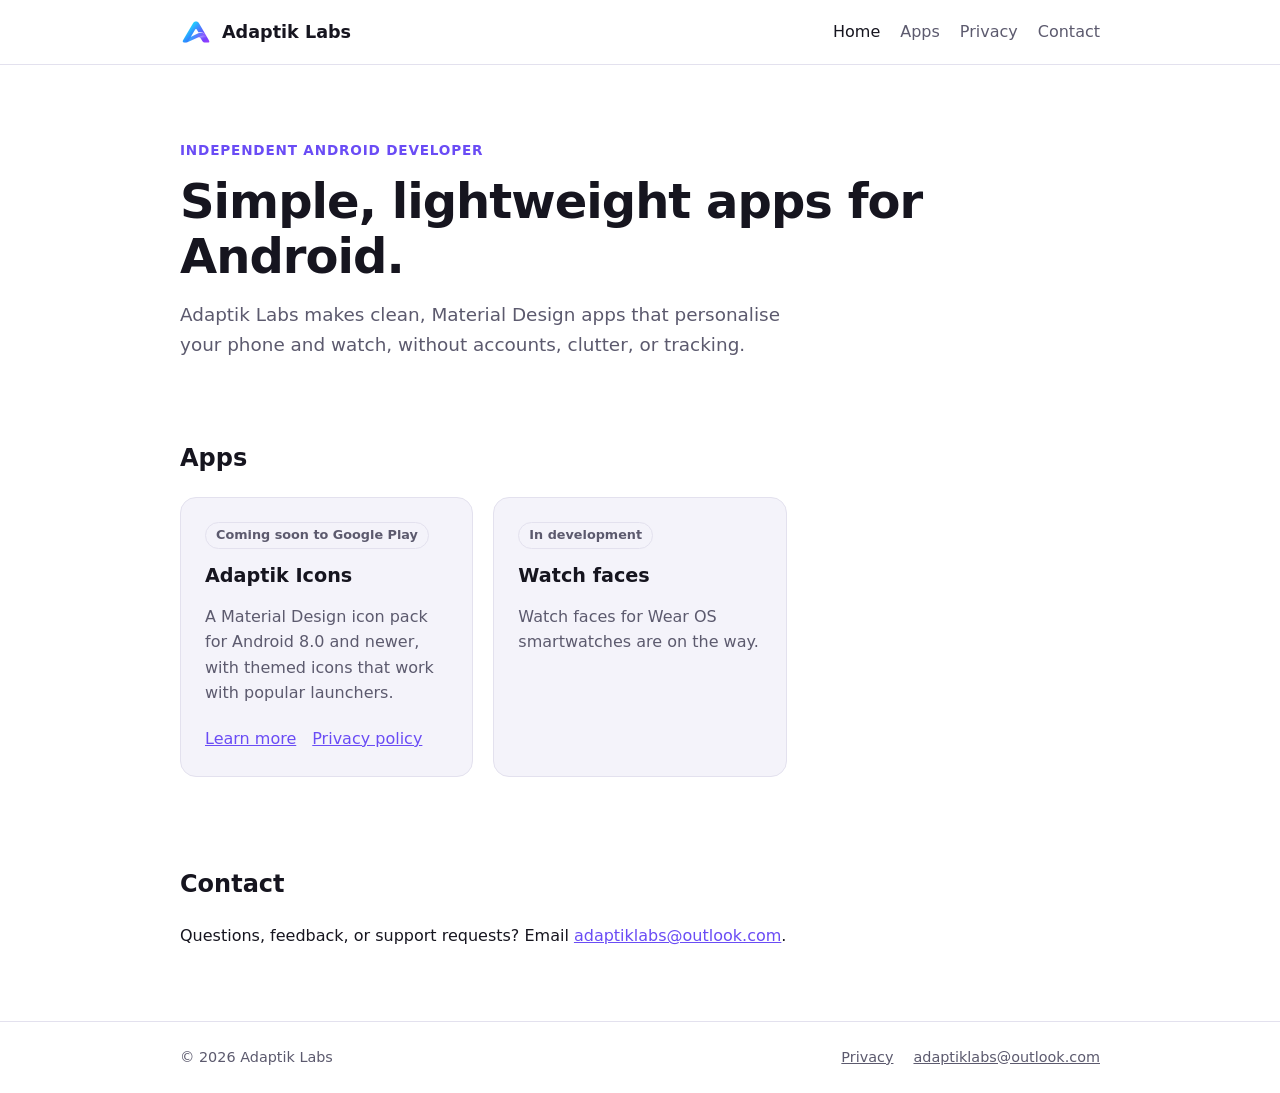
<file: index.html>
<!DOCTYPE html>
<html lang="en">
<head>
    <meta charset="utf-8">
    <meta name="viewport" content="width=device-width, initial-scale=1">
    <title>Adaptik Labs</title>
    <meta name="description" content="Adaptik Labs builds lightweight, Material Design apps for Android, including icon packs and watch faces.">
    <link rel="icon" href="assets/img/favicon.png" type="image/png">
    <link rel="apple-touch-icon" href="assets/img/logo.png">
    <meta property="og:title" content="Adaptik Labs">
    <meta property="og:description" content="Lightweight, Material Design apps for Android.">
    <meta property="og:image" content="https://adaptiklabs.github.io/assets/img/og-image.png">
    <meta property="og:url" content="https://adaptiklabs.github.io/">
    <meta name="twitter:card" content="summary_large_image">
    <link rel="stylesheet" href="assets/css/site.css">
</head>
<body>
    <header class="al-header">
        <div class="al-container al-header__inner">
            <a class="al-brand" href="./">
                <img class="al-brand__mark" src="assets/img/logo.png" alt="" width="32" height="32">
                Adaptik Labs
            </a>
            <nav class="al-nav" aria-label="Main">
                <a href="./" aria-current="page">Home</a>
                <a href="#apps">Apps</a>
                <a href="privacy/">Privacy</a>
                <a href="#contact">Contact</a>
            </nav>
        </div>
    </header>

    <main>
        <section class="al-hero">
            <div class="al-container">
                <span class="al-eyebrow">Independent Android developer</span>
                <h1>Simple, lightweight apps for Android.</h1>
                <p>Adaptik Labs makes clean, Material Design apps that personalise your phone and watch, without accounts, clutter, or tracking.</p>
            </div>
        </section>

        <section class="al-section" id="apps">
            <div class="al-container">
                <h2>Apps</h2>
                <div class="al-grid">
                    <article class="al-card">
                        <span class="al-badge">Coming soon to Google Play</span>
                        <h3>Adaptik Icons</h3>
                        <p>A Material Design icon pack for Android 8.0 and newer, with themed icons that work with popular launchers.</p>
                        <div class="al-card__links">
                            <a href="adaptik-icons/">Learn more</a>
                            <a href="adaptik-icons/privacy/">Privacy policy</a>
                        </div>
                    </article>
                    <article class="al-card">
                        <span class="al-badge">In development</span>
                        <h3>Watch faces</h3>
                        <p>Watch faces for Wear OS smartwatches are on the way.</p>
                    </article>
                </div>
            </div>
        </section>

        <section class="al-section" id="contact">
            <div class="al-container">
                <h2>Contact</h2>
                <p>Questions, feedback, or support requests? Email <a href="mailto:adaptiklabs@outlook.com">adaptiklabs@outlook.com</a>.</p>
            </div>
        </section>
    </main>

    <footer class="al-footer">
        <div class="al-container al-footer__inner">
            <span>&copy; 2026 Adaptik Labs</span>
            <div class="al-footer__links">
                <a href="privacy/">Privacy</a>
                <a href="mailto:adaptiklabs@outlook.com">adaptiklabs@outlook.com</a>
            </div>
        </div>
    </footer>
</body>
</html>
</file>
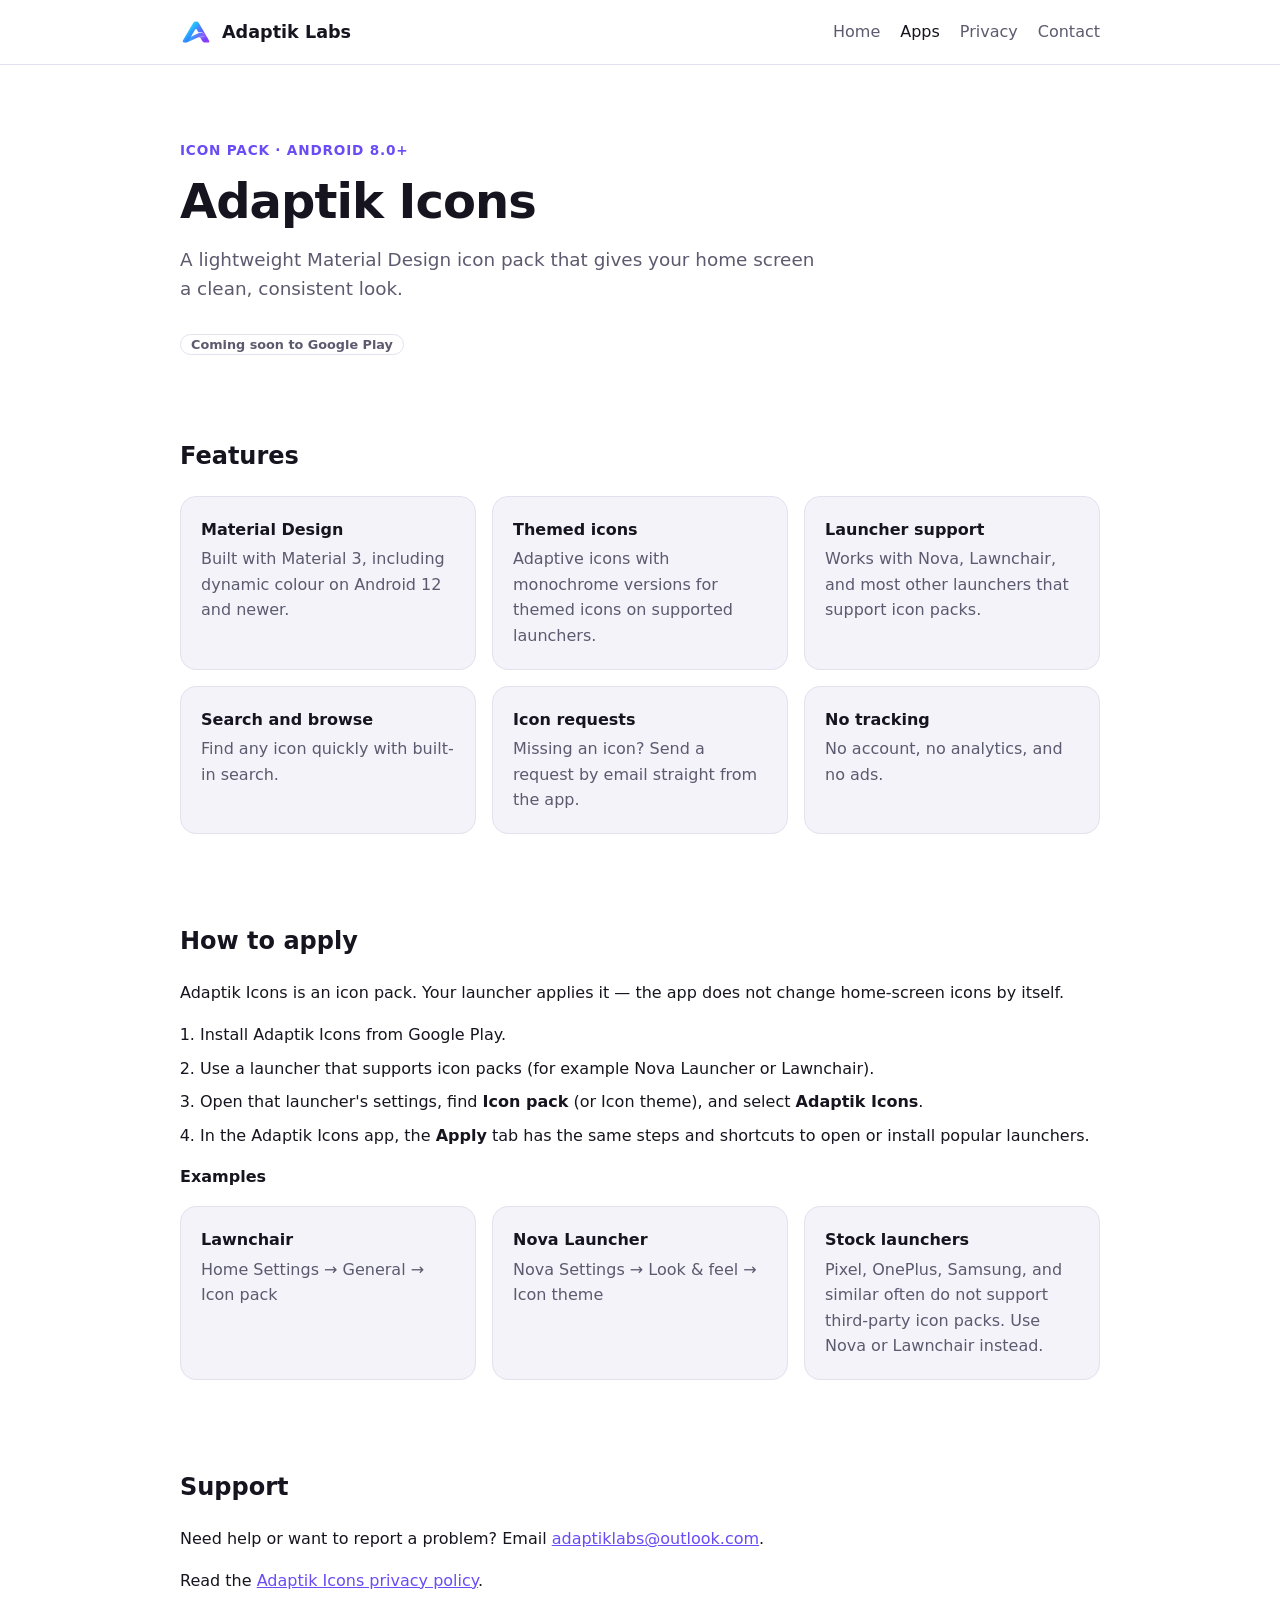
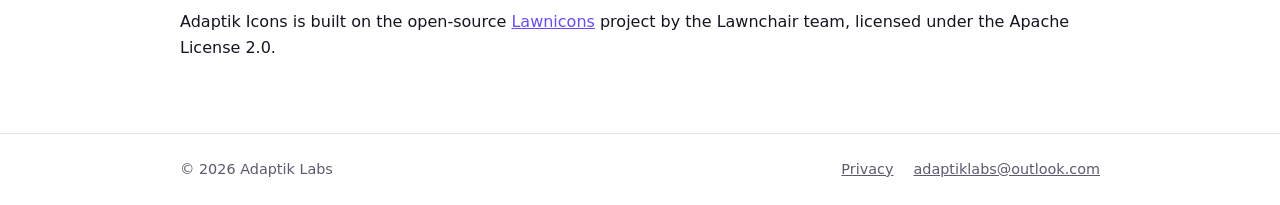
<file: adaptik-icons/index.html>
<!DOCTYPE html>
<html lang="en">
<head>
    <meta charset="utf-8">
    <meta name="viewport" content="width=device-width, initial-scale=1">
    <title>Adaptik Icons | Adaptik Labs</title>
    <meta name="description" content="Adaptik Icons is a lightweight Material Design icon pack for Android 8.0 and newer.">
    <link rel="icon" href="../assets/img/favicon.png" type="image/png">
    <link rel="apple-touch-icon" href="../assets/img/logo.png">
    <meta property="og:image" content="https://adaptiklabs.github.io/assets/img/og-image.png">
    <link rel="stylesheet" href="../assets/css/site.css">
</head>
<body>
    <header class="al-header">
        <div class="al-container al-header__inner">
            <a class="al-brand" href="../">
                <img class="al-brand__mark" src="../assets/img/logo.png" alt="" width="32" height="32">
                Adaptik Labs
            </a>
            <nav class="al-nav" aria-label="Main">
                <a href="../">Home</a>
                <a href="../#apps" aria-current="page">Apps</a>
                <a href="../privacy/">Privacy</a>
                <a href="../#contact">Contact</a>
            </nav>
        </div>
    </header>

    <main>
        <section class="al-hero">
            <div class="al-container">
                <span class="al-eyebrow">Icon pack &middot; Android 8.0+</span>
                <h1>Adaptik Icons</h1>
                <p>A lightweight Material Design icon pack that gives your home screen a clean, consistent look.</p>
                <p class="al-hero__badge"><span class="al-badge">Coming soon to Google Play</span></p>
            </div>
        </section>

        <section class="al-section">
            <div class="al-container">
                <h2>Features</h2>
                <ul class="al-feature-list">
                    <li>
                        <strong>Material Design</strong>
                        <span>Built with Material 3, including dynamic colour on Android 12 and newer.</span>
                    </li>
                    <li>
                        <strong>Themed icons</strong>
                        <span>Adaptive icons with monochrome versions for themed icons on supported launchers.</span>
                    </li>
                    <li>
                        <strong>Launcher support</strong>
                        <span>Works with Nova, Lawnchair, and most other launchers that support icon packs.</span>
                    </li>
                    <li>
                        <strong>Search and browse</strong>
                        <span>Find any icon quickly with built-in search.</span>
                    </li>
                    <li>
                        <strong>Icon requests</strong>
                        <span>Missing an icon? Send a request by email straight from the app.</span>
                    </li>
                    <li>
                        <strong>No tracking</strong>
                        <span>No account, no analytics, and no ads.</span>
                    </li>
                </ul>
            </div>
        </section>

        <section class="al-section">
            <div class="al-container">
                <h2>How to apply</h2>
                <p>Adaptik Icons is an icon pack. Your launcher applies it — the app does not change home-screen icons by itself.</p>
                <ol class="al-steps">
                    <li>Install Adaptik Icons from Google Play.</li>
                    <li>Use a launcher that supports icon packs (for example Nova Launcher or Lawnchair).</li>
                    <li>Open that launcher's settings, find <strong>Icon pack</strong> (or Icon theme), and select <strong>Adaptik Icons</strong>.</li>
                    <li>In the Adaptik Icons app, the <strong>Apply</strong> tab has the same steps and shortcuts to open or install popular launchers.</li>
                </ol>
                <p><strong>Examples</strong></p>
                <ul class="al-feature-list">
                    <li>
                        <strong>Lawnchair</strong>
                        <span>Home Settings → General → Icon pack</span>
                    </li>
                    <li>
                        <strong>Nova Launcher</strong>
                        <span>Nova Settings → Look &amp; feel → Icon theme</span>
                    </li>
                    <li>
                        <strong>Stock launchers</strong>
                        <span>Pixel, OnePlus, Samsung, and similar often do not support third-party icon packs. Use Nova or Lawnchair instead.</span>
                    </li>
                </ul>
            </div>
        </section>

        <section class="al-section">
            <div class="al-container">
                <h2>Support</h2>
                <p>Need help or want to report a problem? Email <a href="mailto:adaptiklabs@outlook.com">adaptiklabs@outlook.com</a>.</p>
                <p>Read the <a href="privacy/">Adaptik Icons privacy policy</a>.</p>
                <p>Adaptik Icons is built on the open-source <a href="https://github.com/LawnchairLauncher/lawnicons">Lawnicons</a> project by the Lawnchair team, licensed under the Apache License 2.0.</p>
            </div>
        </section>
    </main>

    <footer class="al-footer">
        <div class="al-container al-footer__inner">
            <span>&copy; 2026 Adaptik Labs</span>
            <div class="al-footer__links">
                <a href="../privacy/">Privacy</a>
                <a href="mailto:adaptiklabs@outlook.com">adaptiklabs@outlook.com</a>
            </div>
        </div>
    </footer>
</body>
</html>
</file>
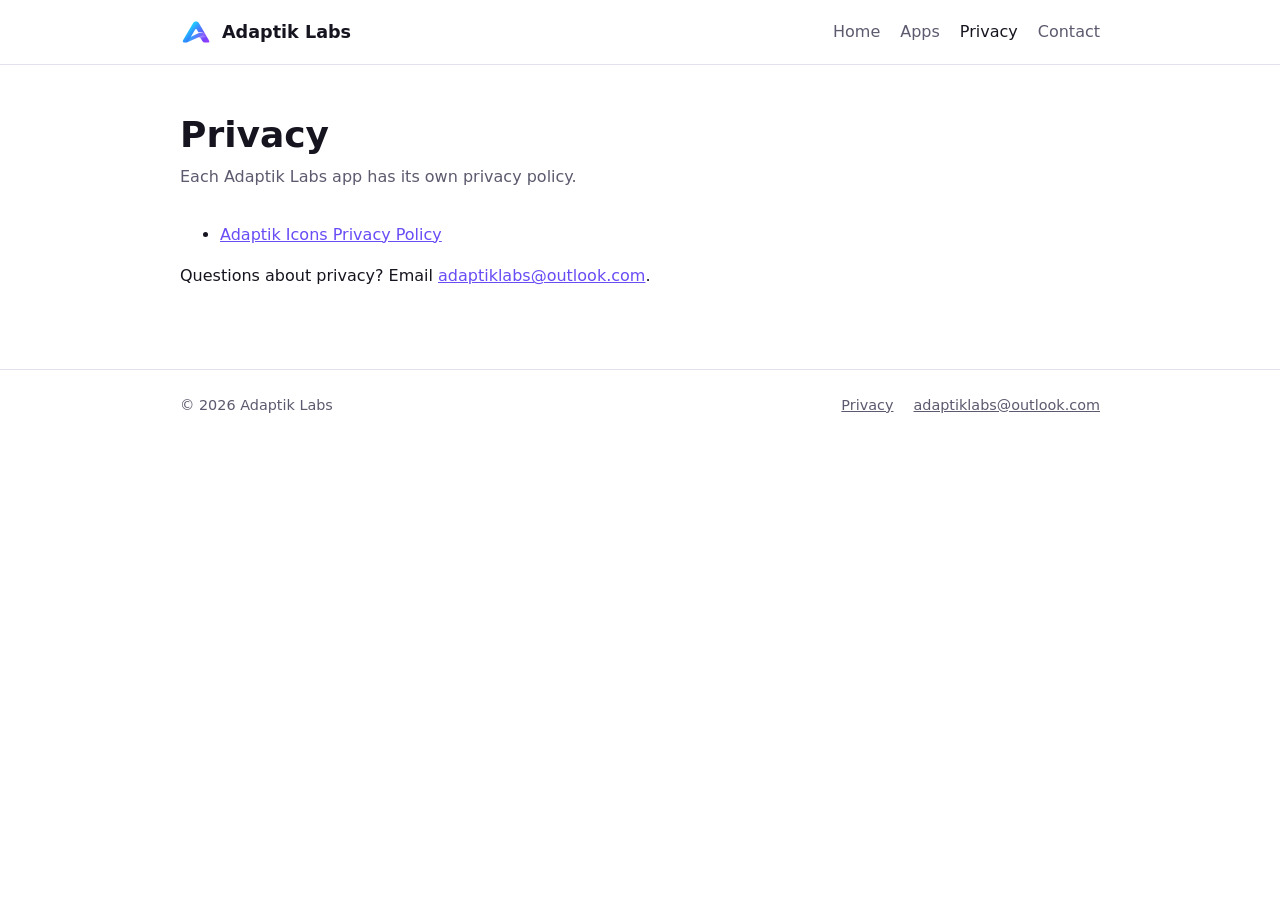
<file: privacy/index.html>
<!DOCTYPE html>
<html lang="en">
<head>
    <meta charset="utf-8">
    <meta name="viewport" content="width=device-width, initial-scale=1">
    <title>Privacy | Adaptik Labs</title>
    <meta name="description" content="Privacy policies for apps published by Adaptik Labs.">
    <link rel="icon" href="../assets/img/favicon.png" type="image/png">
    <link rel="apple-touch-icon" href="../assets/img/logo.png">
    <meta property="og:image" content="https://adaptiklabs.github.io/assets/img/og-image.png">
    <link rel="stylesheet" href="../assets/css/site.css">
</head>
<body>
    <header class="al-header">
        <div class="al-container al-header__inner">
            <a class="al-brand" href="../">
                <img class="al-brand__mark" src="../assets/img/logo.png" alt="" width="32" height="32">
                Adaptik Labs
            </a>
            <nav class="al-nav" aria-label="Main">
                <a href="../">Home</a>
                <a href="../#apps">Apps</a>
                <a href="./" aria-current="page">Privacy</a>
                <a href="../#contact">Contact</a>
            </nav>
        </div>
    </header>

    <main class="al-container">
        <article class="al-prose">
            <h1>Privacy</h1>
            <p class="al-prose__meta">Each Adaptik Labs app has its own privacy policy.</p>
            <ul>
                <li><a href="../adaptik-icons/privacy/">Adaptik Icons Privacy Policy</a></li>
            </ul>
            <p>Questions about privacy? Email <a href="mailto:adaptiklabs@outlook.com">adaptiklabs@outlook.com</a>.</p>
        </article>
    </main>

    <footer class="al-footer">
        <div class="al-container al-footer__inner">
            <span>&copy; 2026 Adaptik Labs</span>
            <div class="al-footer__links">
                <a href="./">Privacy</a>
                <a href="mailto:adaptiklabs@outlook.com">adaptiklabs@outlook.com</a>
            </div>
        </div>
    </footer>
</body>
</html>
</file>
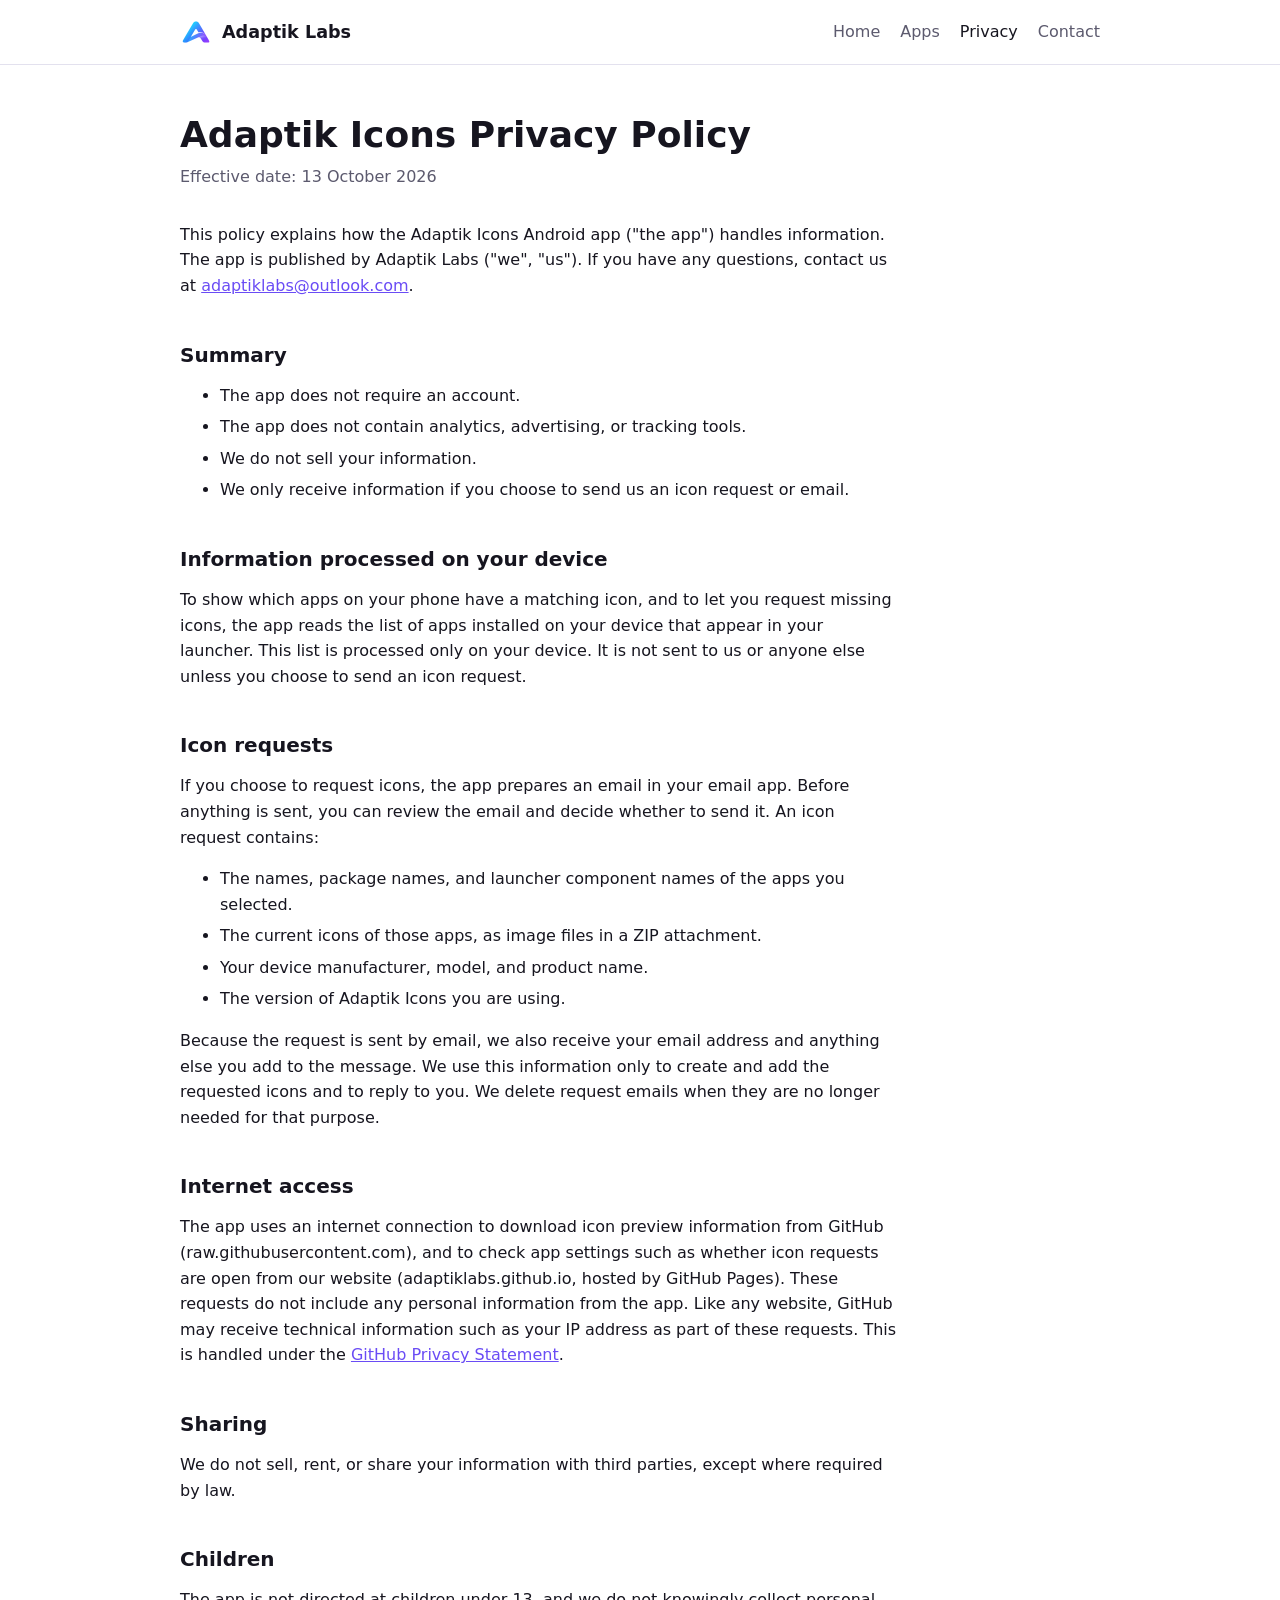
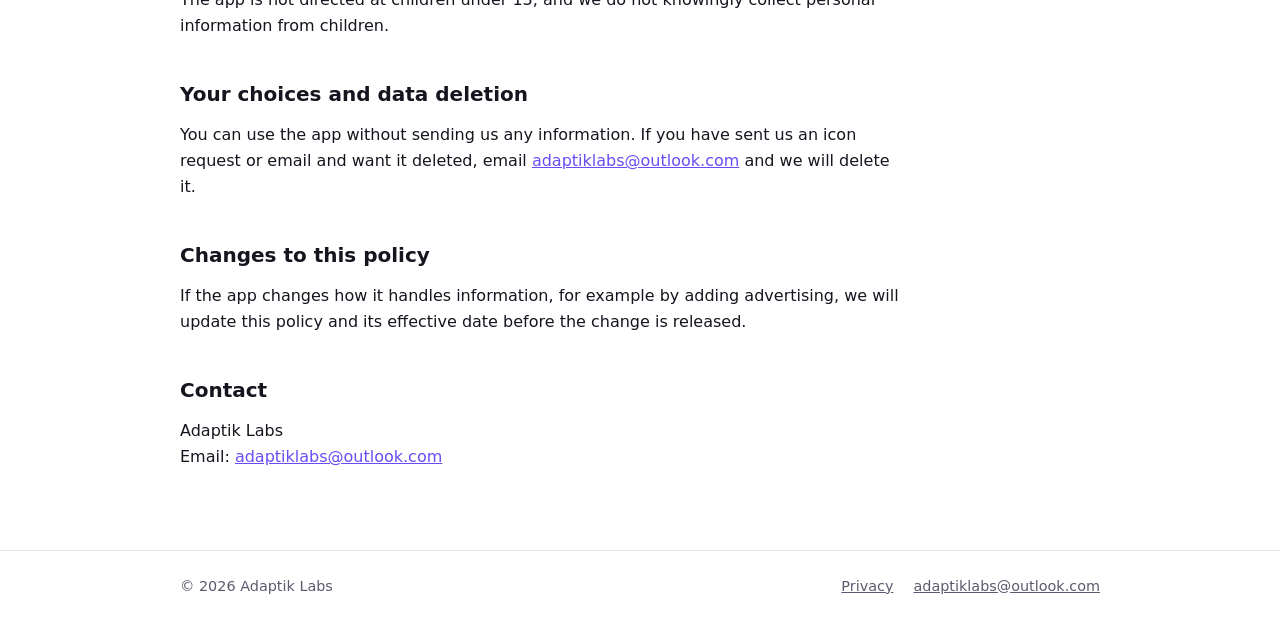
<file: adaptik-icons/privacy/index.html>
<!DOCTYPE html>
<html lang="en">
<head>
    <meta charset="utf-8">
    <meta name="viewport" content="width=device-width, initial-scale=1">
    <title>Adaptik Icons Privacy Policy | Adaptik Labs</title>
    <meta name="description" content="Privacy policy for the Adaptik Icons Android app by Adaptik Labs.">
    <link rel="icon" href="../../assets/img/favicon.png" type="image/png">
    <link rel="apple-touch-icon" href="../../assets/img/logo.png">
    <meta property="og:image" content="https://adaptiklabs.github.io/assets/img/og-image.png">
    <link rel="stylesheet" href="../../assets/css/site.css">
</head>
<body>
    <header class="al-header">
        <div class="al-container al-header__inner">
            <a class="al-brand" href="../../">
                <img class="al-brand__mark" src="../../assets/img/logo.png" alt="" width="32" height="32">
                Adaptik Labs
            </a>
            <nav class="al-nav" aria-label="Main">
                <a href="../../">Home</a>
                <a href="../../#apps">Apps</a>
                <a href="../../privacy/" aria-current="page">Privacy</a>
                <a href="../../#contact">Contact</a>
            </nav>
        </div>
    </header>

    <main class="al-container">
        <article class="al-prose">
            <h1>Adaptik Icons Privacy Policy</h1>
            <p class="al-prose__meta">Effective date: 13 October 2026</p>

            <p>This policy explains how the Adaptik Icons Android app ("the app") handles information. The app is published by Adaptik Labs ("we", "us"). If you have any questions, contact us at <a href="mailto:adaptiklabs@outlook.com">adaptiklabs@outlook.com</a>.</p>

            <h2>Summary</h2>
            <ul>
                <li>The app does not require an account.</li>
                <li>The app does not contain analytics, advertising, or tracking tools.</li>
                <li>We do not sell your information.</li>
                <li>We only receive information if you choose to send us an icon request or email.</li>
            </ul>

            <h2>Information processed on your device</h2>
            <p>To show which apps on your phone have a matching icon, and to let you request missing icons, the app reads the list of apps installed on your device that appear in your launcher. This list is processed only on your device. It is not sent to us or anyone else unless you choose to send an icon request.</p>

            <h2>Icon requests</h2>
            <p>If you choose to request icons, the app prepares an email in your email app. Before anything is sent, you can review the email and decide whether to send it. An icon request contains:</p>
            <ul>
                <li>The names, package names, and launcher component names of the apps you selected.</li>
                <li>The current icons of those apps, as image files in a ZIP attachment.</li>
                <li>Your device manufacturer, model, and product name.</li>
                <li>The version of Adaptik Icons you are using.</li>
            </ul>
            <p>Because the request is sent by email, we also receive your email address and anything else you add to the message. We use this information only to create and add the requested icons and to reply to you. We delete request emails when they are no longer needed for that purpose.</p>

            <h2>Internet access</h2>
            <p>The app uses an internet connection to download icon preview information from GitHub (raw.githubusercontent.com), and to check app settings such as whether icon requests are open from our website (adaptiklabs.github.io, hosted by GitHub Pages). These requests do not include any personal information from the app. Like any website, GitHub may receive technical information such as your IP address as part of these requests. This is handled under the <a href="https://docs.github.com/en/site-policy/privacy-policies/github-general-privacy-statement">GitHub Privacy Statement</a>.</p>

            <h2>Sharing</h2>
            <p>We do not sell, rent, or share your information with third parties, except where required by law.</p>

            <h2>Children</h2>
            <p>The app is not directed at children under 13, and we do not knowingly collect personal information from children.</p>

            <h2>Your choices and data deletion</h2>
            <p>You can use the app without sending us any information. If you have sent us an icon request or email and want it deleted, email <a href="mailto:adaptiklabs@outlook.com">adaptiklabs@outlook.com</a> and we will delete it.</p>

            <h2>Changes to this policy</h2>
            <p>If the app changes how it handles information, for example by adding advertising, we will update this policy and its effective date before the change is released.</p>

            <h2>Contact</h2>
            <p>Adaptik Labs<br>
            Email: <a href="mailto:adaptiklabs@outlook.com">adaptiklabs@outlook.com</a></p>
        </article>
    </main>

    <footer class="al-footer">
        <div class="al-container al-footer__inner">
            <span>&copy; 2026 Adaptik Labs</span>
            <div class="al-footer__links">
                <a href="../../privacy/">Privacy</a>
                <a href="mailto:adaptiklabs@outlook.com">adaptiklabs@outlook.com</a>
            </div>
        </div>
    </footer>
</body>
</html>
</file>
<file: assets/css/site.css>
:root {
    --al-bg: #ffffff;
    --al-surface: #f4f3fa;
    --al-text: #16151f;
    --al-muted: #5c5a6e;
    --al-border: #e3e1ee;
    --al-accent: #6a4cf5;
    --al-accent-contrast: #ffffff;
    --al-radius: 16px;
    --al-max-width: 960px;
    color-scheme: light dark;
}

@media (prefers-color-scheme: dark) {
    :root {
        --al-bg: #0f0f1a;
        --al-surface: #1a1a29;
        --al-text: #f2f1f8;
        --al-muted: #a9a7bd;
        --al-border: #2b2a3d;
        --al-accent: #9d8bff;
        --al-accent-contrast: #0f0f1a;
    }
}

*,
*::before,
*::after {
    box-sizing: border-box;
}

html {
    -webkit-text-size-adjust: 100%;
}

body {
    margin: 0;
    background: var(--al-bg);
    color: var(--al-text);
    font-family: system-ui, -apple-system, "Segoe UI", Roboto, "Helvetica Neue", Arial, sans-serif;
    font-size: 1rem;
    line-height: 1.6;
}

a {
    color: var(--al-accent);
}

a:hover {
    text-decoration-thickness: 2px;
}

img,
svg {
    display: block;
    max-width: 100%;
}

.al-container {
    width: 100%;
    max-width: var(--al-max-width);
    margin: 0 auto;
    padding: 0 20px;
}

/* Header */
.al-header {
    border-bottom: 1px solid var(--al-border);
}

.al-header__inner {
    display: flex;
    align-items: center;
    justify-content: space-between;
    gap: 16px;
    min-height: 64px;
}

.al-brand {
    display: inline-flex;
    align-items: center;
    gap: 10px;
    color: var(--al-text);
    font-weight: 700;
    font-size: 1.1rem;
    text-decoration: none;
}

.al-brand__mark {
    width: 32px;
    height: 32px;
}

.al-nav {
    display: flex;
    flex-wrap: wrap;
    gap: 4px 20px;
}

.al-nav a {
    color: var(--al-muted);
    font-weight: 500;
    text-decoration: none;
}

.al-nav a:hover,
.al-nav a[aria-current="page"] {
    color: var(--al-text);
}

/* Sections */
.al-hero {
    padding: 72px 0 48px;
}

.al-hero h1 {
    margin: 0 0 16px;
    font-size: clamp(2rem, 5vw, 3rem);
    line-height: 1.15;
    letter-spacing: -0.02em;
}

.al-hero p {
    max-width: 640px;
    margin: 0;
    color: var(--al-muted);
    font-size: 1.15rem;
}

.al-hero .al-hero__badge {
    margin-top: 24px;
}

.al-section {
    padding: 32px 0 56px;
}

.al-section h2 {
    margin: 0 0 20px;
    font-size: 1.5rem;
}

.al-eyebrow {
    display: inline-block;
    margin-bottom: 12px;
    color: var(--al-accent);
    font-size: 0.85rem;
    font-weight: 600;
    letter-spacing: 0.06em;
    text-transform: uppercase;
}

/* App cards */
.al-grid {
    display: grid;
    grid-template-columns: repeat(auto-fill, minmax(260px, 1fr));
    gap: 20px;
}

.al-card {
    display: flex;
    flex-direction: column;
    gap: 12px;
    padding: 24px;
    background: var(--al-surface);
    border: 1px solid var(--al-border);
    border-radius: var(--al-radius);
}

.al-card h3 {
    margin: 0;
    font-size: 1.2rem;
}

.al-card p {
    margin: 0;
    color: var(--al-muted);
}

.al-card__links {
    display: flex;
    flex-wrap: wrap;
    gap: 8px 16px;
    margin-top: auto;
    padding-top: 8px;
}

.al-badge {
    align-self: flex-start;
    padding: 2px 10px;
    border: 1px solid var(--al-border);
    border-radius: 999px;
    color: var(--al-muted);
    font-size: 0.8rem;
    font-weight: 600;
}

.al-button {
    display: inline-flex;
    align-items: center;
    justify-content: center;
    padding: 10px 20px;
    background: var(--al-accent);
    color: var(--al-accent-contrast);
    border-radius: 999px;
    font-weight: 600;
    text-decoration: none;
}

.al-button:hover {
    opacity: 0.9;
}

.al-feature-list {
    display: grid;
    grid-template-columns: repeat(auto-fill, minmax(240px, 1fr));
    gap: 16px;
    margin: 0;
    padding: 0;
    list-style: none;
}

.al-feature-list li {
    padding: 20px;
    background: var(--al-surface);
    border: 1px solid var(--al-border);
    border-radius: var(--al-radius);
}

.al-feature-list strong {
    display: block;
    margin-bottom: 4px;
}

.al-feature-list span {
    color: var(--al-muted);
}

.al-steps {
    margin: 0;
    padding-left: 1.25rem;
}

.al-steps li + li {
    margin-top: 8px;
}

/* Long-form text (policies) */
.al-prose {
    max-width: 720px;
    padding: 48px 0 64px;
}

.al-prose h1 {
    margin: 0 0 8px;
    font-size: clamp(1.75rem, 4vw, 2.25rem);
    line-height: 1.2;
}

.al-prose h2 {
    margin: 40px 0 12px;
    font-size: 1.25rem;
}

.al-prose p,
.al-prose ul {
    margin: 0 0 16px;
}

.al-prose li + li {
    margin-top: 6px;
}

.al-prose__meta {
    margin-bottom: 32px !important;
    color: var(--al-muted);
}

/* Footer */
.al-footer {
    border-top: 1px solid var(--al-border);
    color: var(--al-muted);
    font-size: 0.9rem;
}

.al-footer__inner {
    display: flex;
    flex-wrap: wrap;
    align-items: center;
    justify-content: space-between;
    gap: 12px;
    padding: 24px 20px;
}

.al-footer__links {
    display: flex;
    flex-wrap: wrap;
    gap: 4px 20px;
}

.al-footer a {
    color: var(--al-muted);
}
</file>
